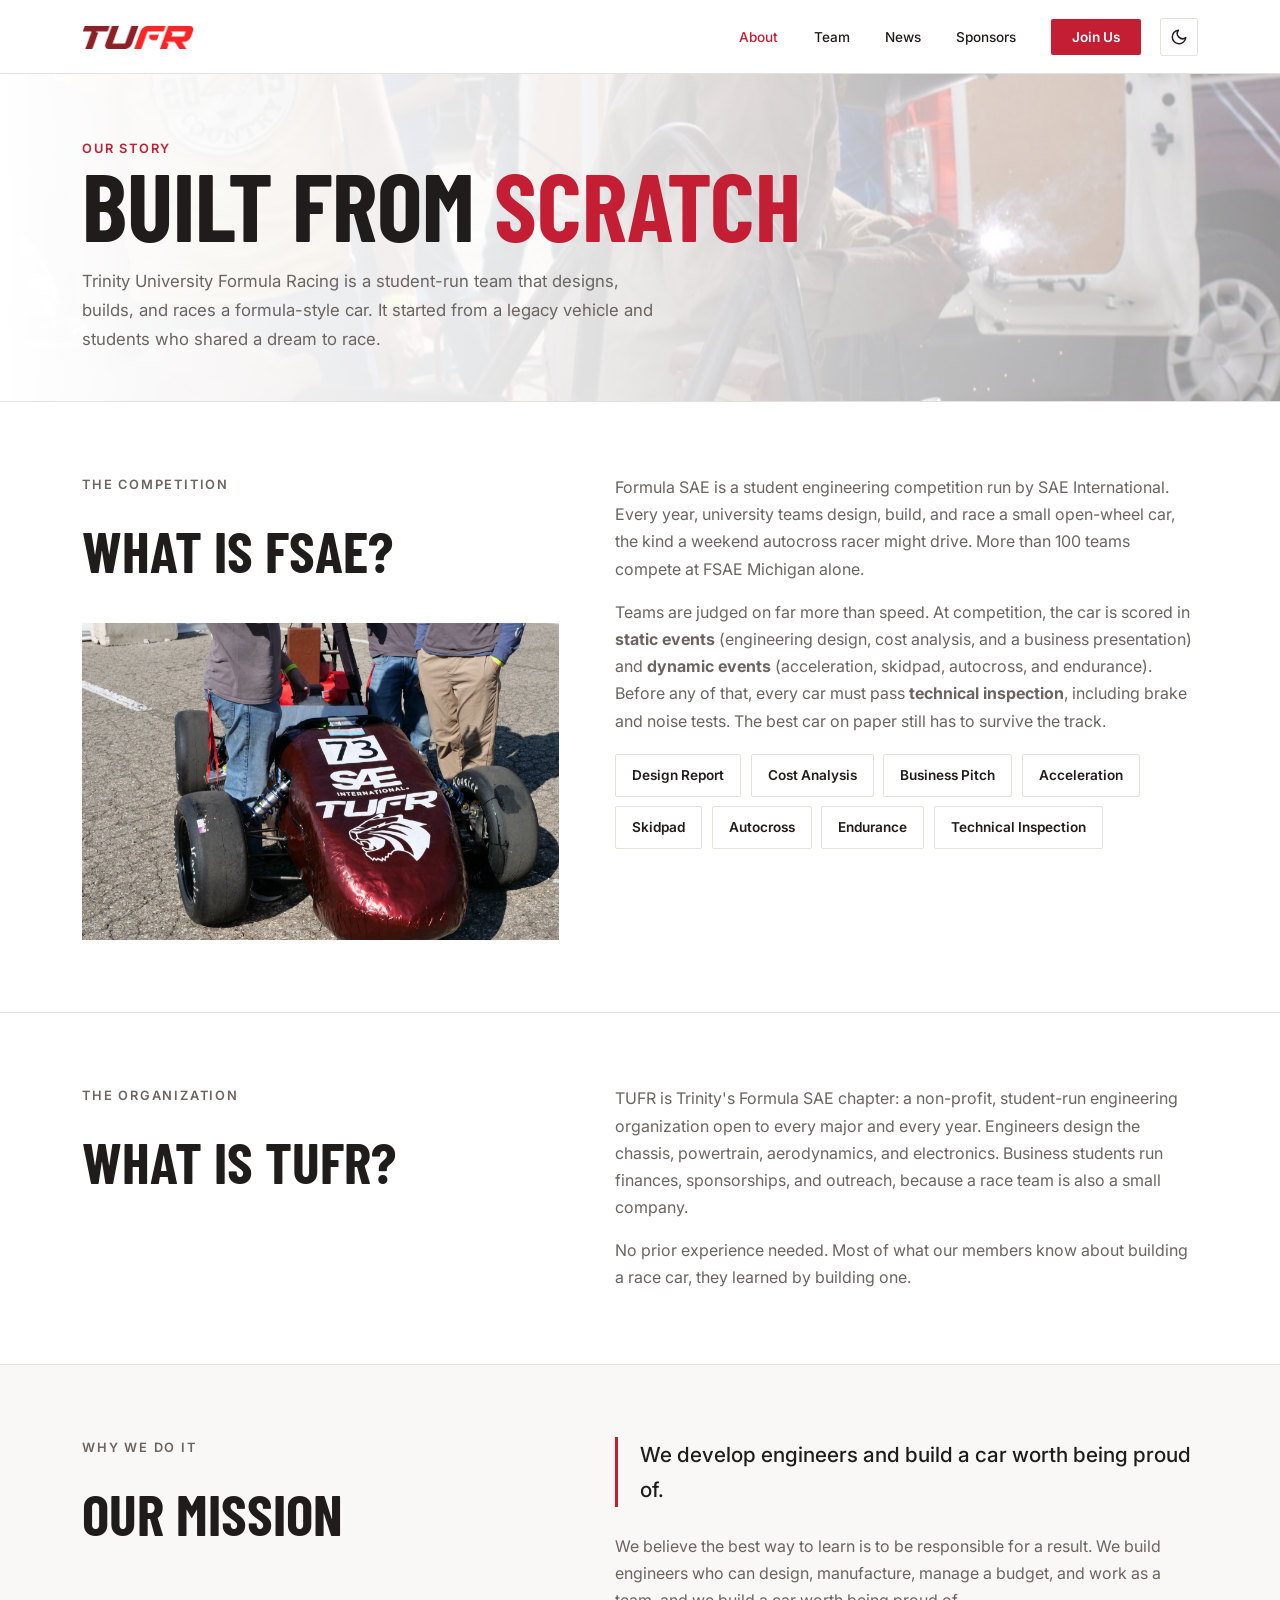
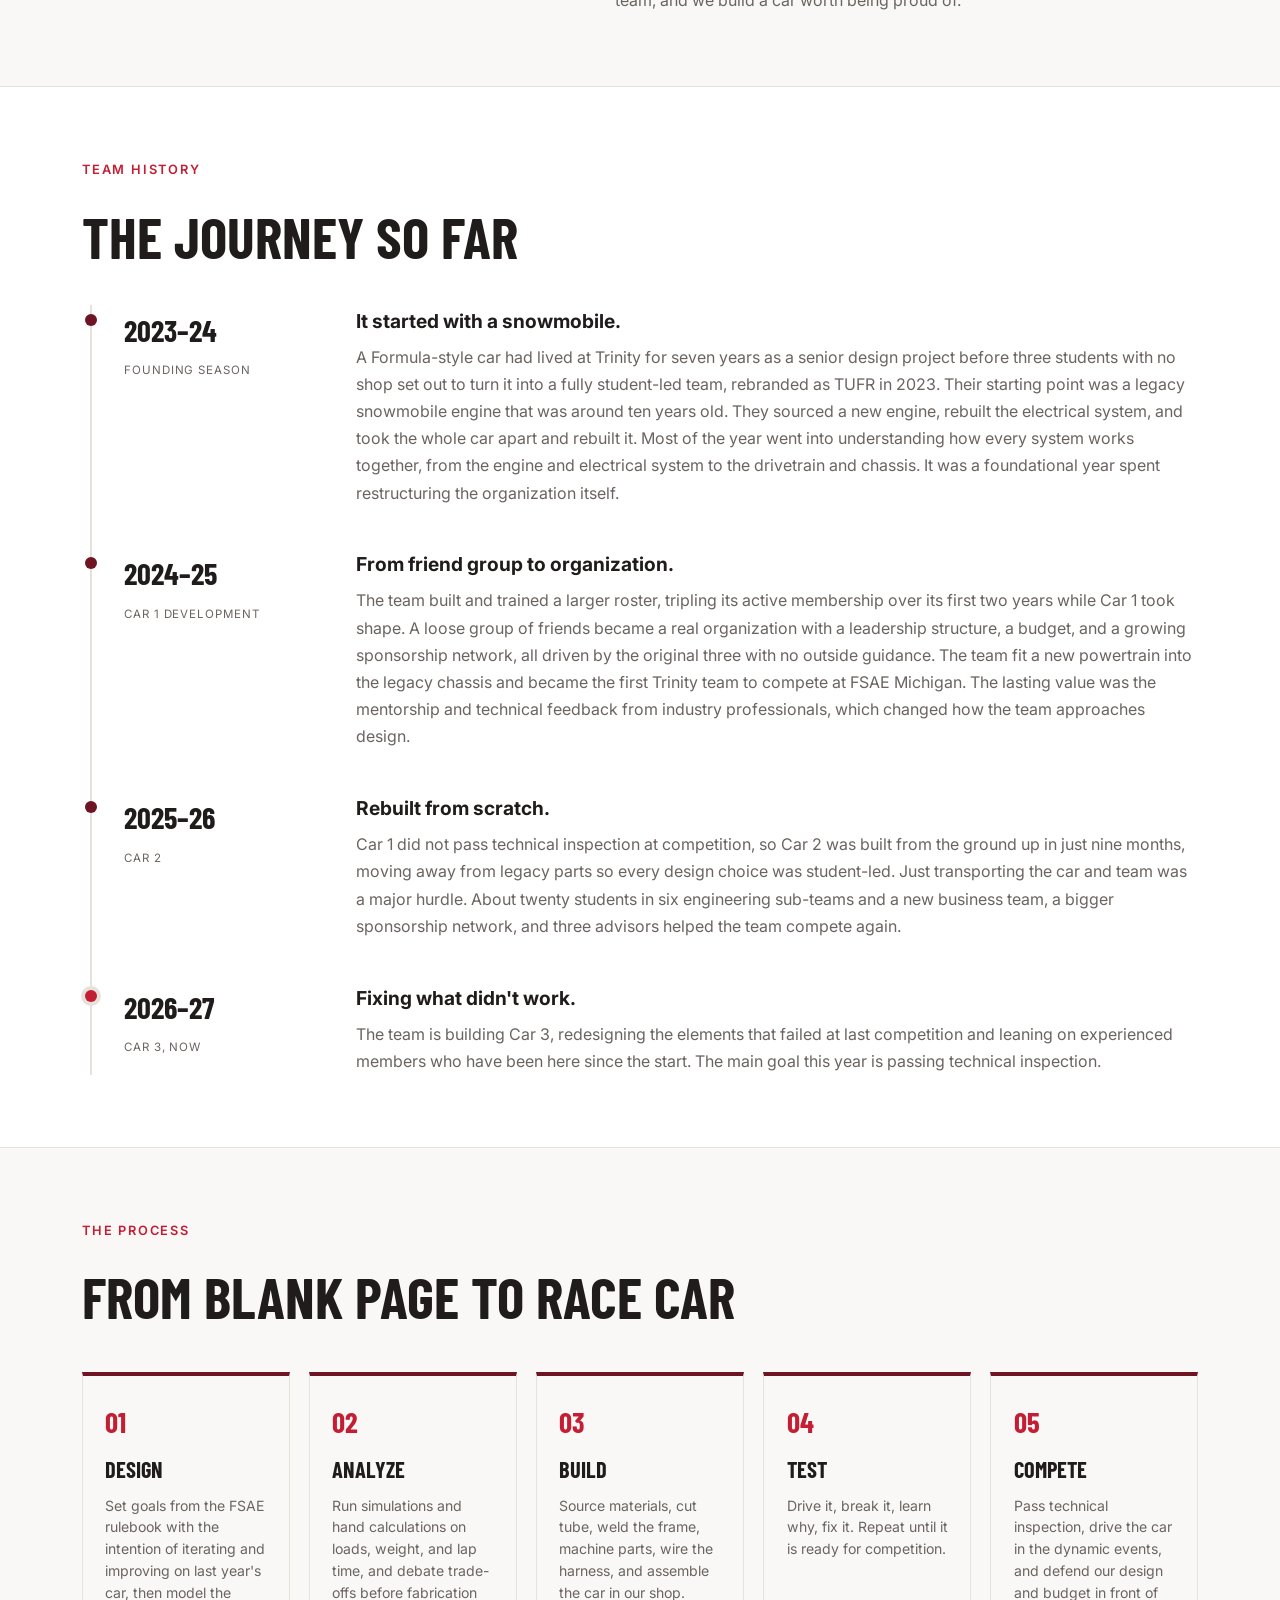
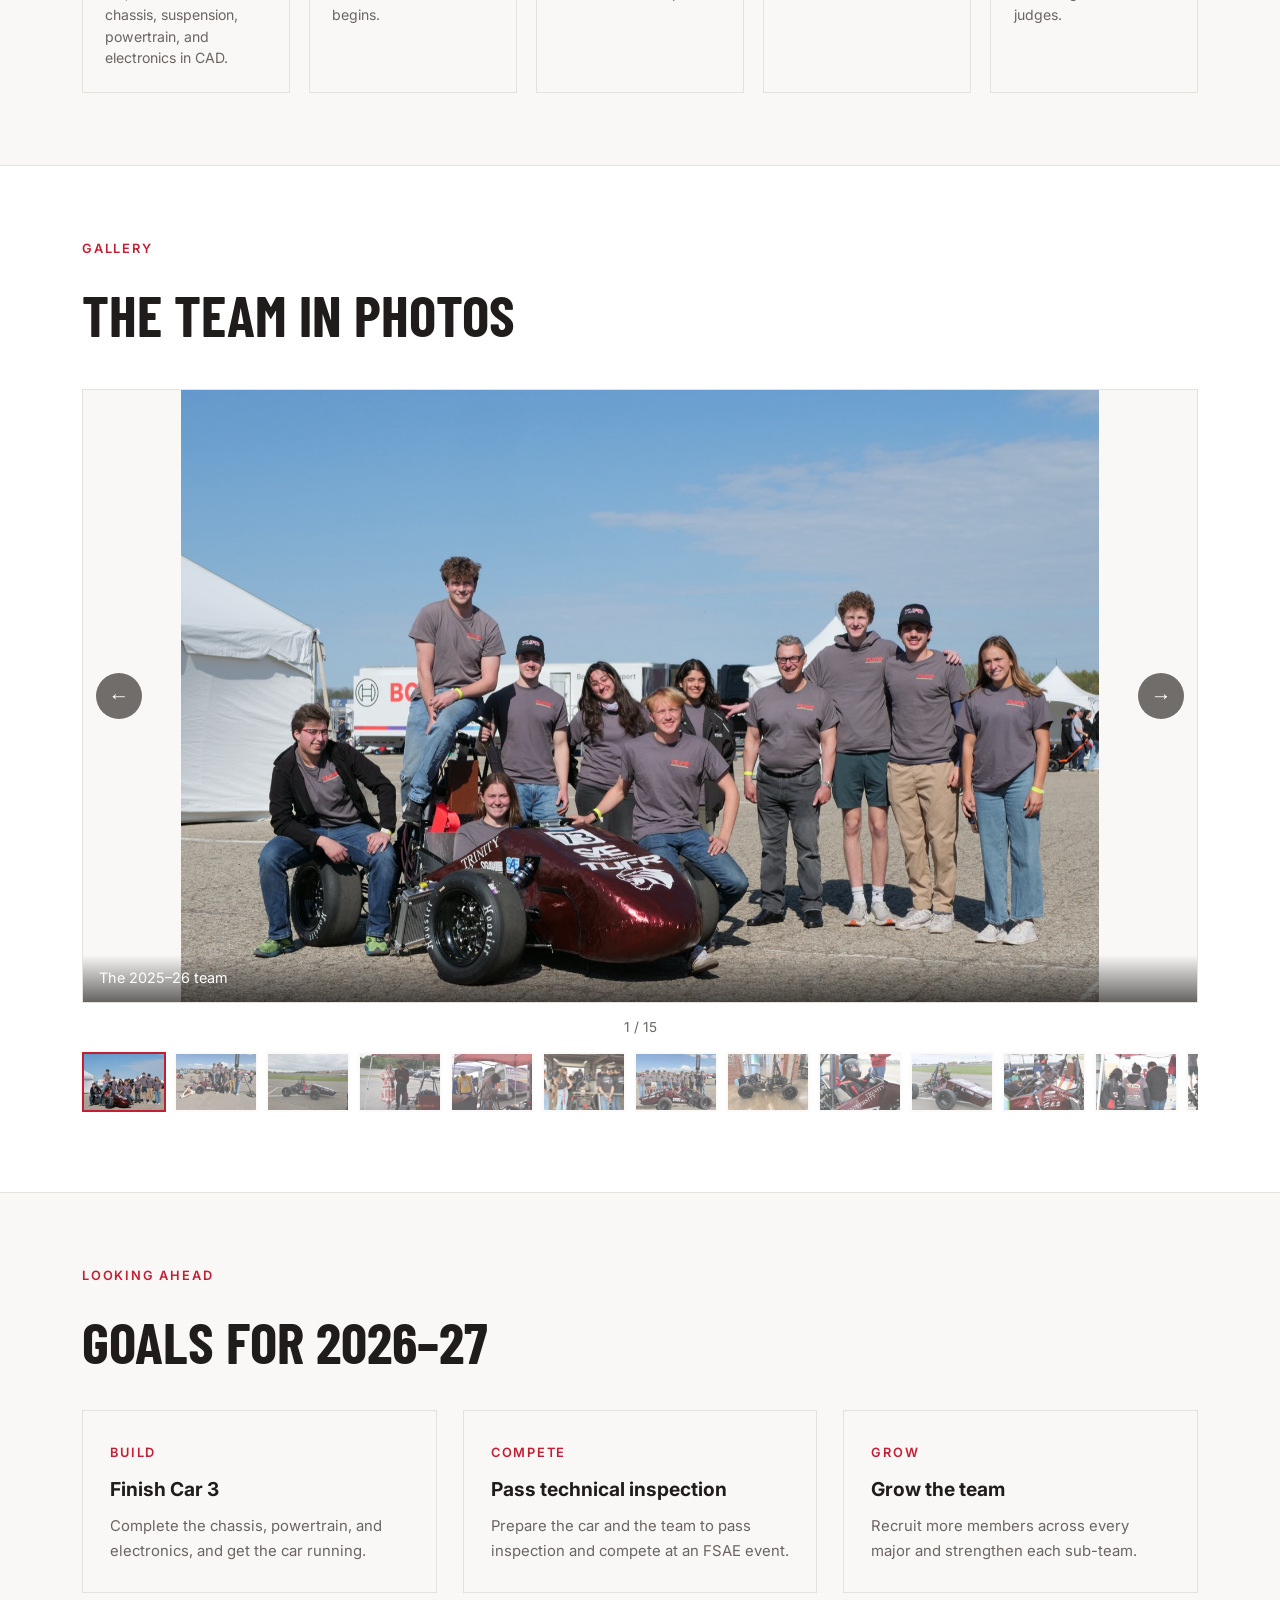
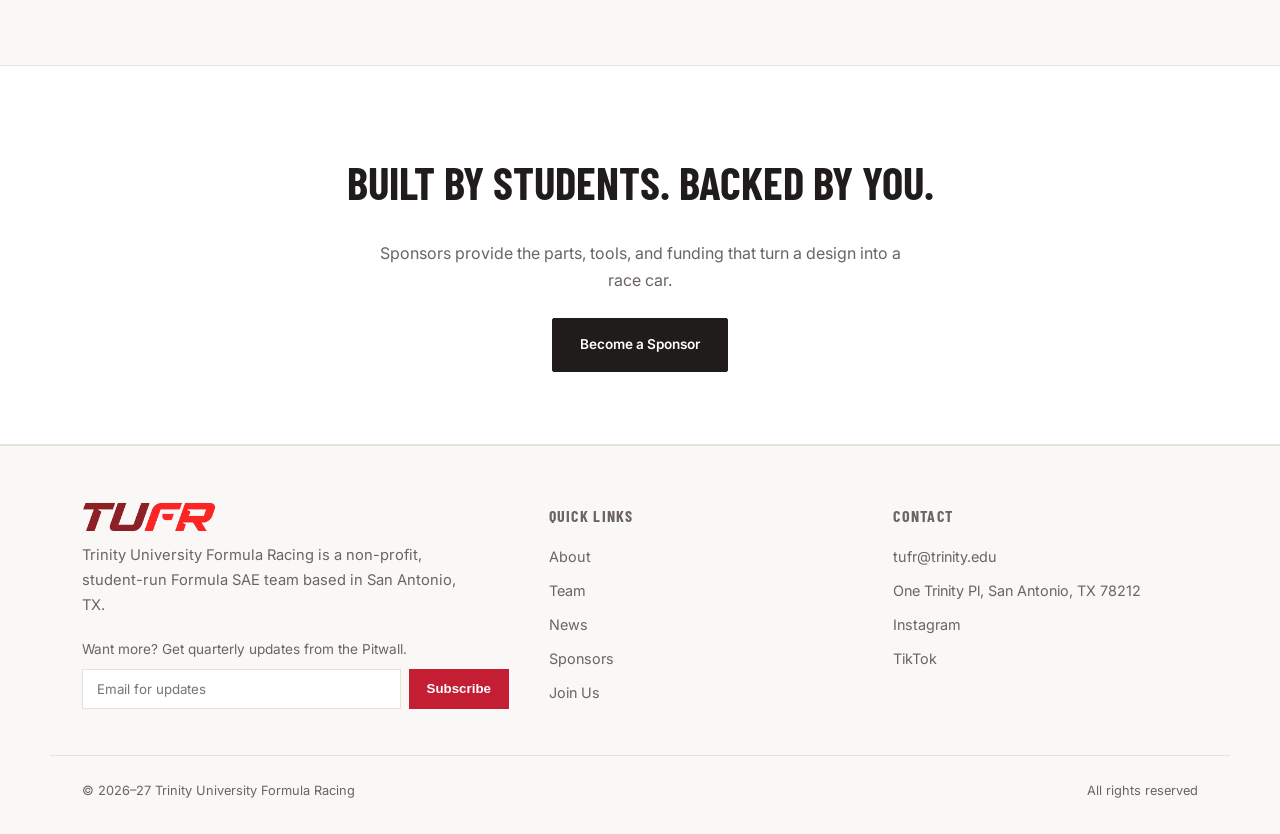
<file: about.html>
<!DOCTYPE html>
<html lang="en">
<head>
<meta charset="UTF-8"><meta name="viewport" content="width=device-width, initial-scale=1.0">
<title>About | TUFR</title>
<meta name="description" content="Learn about Trinity University Formula Racing, Formula SAE, and how we go from a blank page to a race car.">
<link rel="preconnect" href="https://fonts.googleapis.com">
<link href="https://fonts.googleapis.com/css2?family=Barlow+Condensed:wght@500;600;700&family=Inter:wght@400;500;600;700&display=swap" rel="stylesheet">
<link rel="icon" type="image/png" href="photos/favicon.png">
<meta property="og:type" content="website">
<meta property="og:title" content="About | TUFR">
<meta property="og:description" content="Learn about Trinity University Formula Racing, Formula SAE, and how we go from a blank page to a race car.">
<meta property="og:url" content="https://tufrwebsite.vercel.app/about.html">
<meta property="og:image" content="https://tufrwebsite.vercel.app/photos/og-image.png">
<meta name="twitter:card" content="summary_large_image">
<link rel="stylesheet" href="style.css">
<script src="theme.js"></script>
</head>
<body>
<nav>
  <div class="nav-inner">
    <a class="logo" href="index.html"><img src="photos/tufr-logo-mark.png" alt="TUFR logo"></a>
    <ul id="nav-menu">
      <li><a href="about.html" aria-current="page">About</a></li>
      <li><a href="team.html">Team</a></li>
      <li><a href="news.html">News</a></li>
      <li><a href="sponsors.html">Sponsors</a></li>
      <li><a class="nav-cta" data-apply href="#">Join Us</a></li>
    </ul>
    <button class="nav-toggle" type="button" aria-label="Open menu" aria-expanded="false" aria-controls="nav-menu"><svg viewBox="0 0 24 24" width="20" height="20" fill="none" stroke="currentColor" stroke-width="2" stroke-linecap="round"><path d="M3 6h18M3 12h18M3 18h18"/></svg></button>
  </div>
</nav>

<header class="page-head with-photo" style="--photo:url(photos/gallery/gallery-03.jpg);--photo-pos:19% 69%;--photo-size:148% auto;--photo-opacity:.6">
  <div class="container">
    <p class="eyebrow">Our story</p>
    <h1>Built From <span class="accent">Scratch</span></h1>
    <p class="lede">Trinity University Formula Racing is a student-run team that designs, builds, and races a formula-style car. It started from a legacy vehicle and students who shared a dream to race.</p>
  </div>
</header>

<section class="bordered">
  <div class="container about-grid">
    <div><p class="eyebrow">The competition</p><h2>What Is FSAE?</h2>
      <img src="photos/what-is-fsae.jpg" alt="TUFR at an FSAE event" style="width:100%;margin-top:1.4rem;object-fit:cover"></div>
    <div>
      <p>Formula SAE is a student engineering competition run by SAE International. Every year, university teams design, build, and race a small open-wheel car, the kind a weekend autocross racer might drive. More than 100 teams compete at FSAE Michigan alone.</p>
      <p style="margin-top:1rem">Teams are judged on far more than speed. At competition, the car is scored in <b>static events</b> (engineering design, cost analysis, and a business presentation) and <b>dynamic events</b> (acceleration, skidpad, autocross, and endurance). Before any of that, every car must pass <b>technical inspection</b>, including brake and noise tests. The best car on paper still has to survive the track.</p>
      <div class="chip-row">
        <span class="chip"><b>Design</b> Report</span><span class="chip"><b>Cost</b> Analysis</span><span class="chip"><b>Business</b> Pitch</span>
        <span class="chip"><b>Acceleration</b></span><span class="chip"><b>Skidpad</b></span><span class="chip"><b>Autocross</b></span><span class="chip"><b>Endurance</b></span>
        <span class="chip"><b>Technical Inspection</b></span>
      </div>
    </div>
  </div>
</section>

<section class="bordered">
  <div class="container about-grid">
    <div><p class="eyebrow">The organization</p><h2>What Is TUFR?</h2></div>
    <div>
      <p>TUFR is Trinity's Formula SAE chapter: a non-profit, student-run engineering organization open to every major and every year. Engineers design the chassis, powertrain, aerodynamics, and electronics. Business students run finances, sponsorships, and outreach, because a race team is also a small company.</p>
      <p style="margin-top:1rem">No prior experience needed. Most of what our members know about building a race car, they learned by building one.</p>
    </div>
  </div>
</section>

<section class="bordered subteams">
  <div class="container about-grid">
    <div><p class="eyebrow">Why we do it</p><h2>Our Mission</h2></div>
    <div>
      <blockquote>We develop engineers and build a car worth being proud of.</blockquote>
      <p>We believe the best way to learn is to be responsible for a result. We build engineers who can design, manufacture, manage a budget, and work as a team, and we build a car worth being proud of.</p>
    </div>
  </div>
</section>

<section class="bordered">
  <div class="container">
    <p class="eyebrow">Team history</p>
    <h2>The Journey So Far</h2>
    <div class="timeline">
      <div class="tl-item">
        <div class="tl-year">2023–24<small>Founding season</small></div>
        <div class="tl-body">
          <h3>It started with a snowmobile.</h3>
          <p>A Formula-style car had lived at Trinity for seven years as a senior design project before three students with no shop set out to turn it into a fully student-led team, rebranded as TUFR in 2023. Their starting point was a legacy snowmobile engine that was around ten years old. They sourced a new engine, rebuilt the electrical system, and took the whole car apart and rebuilt it. Most of the year went into understanding how every system works together, from the engine and electrical system to the drivetrain and chassis. It was a foundational year spent restructuring the organization itself.</p>
        </div>
      </div>
      <div class="tl-item">
        <div class="tl-year">2024–25<small>Car 1 development</small></div>
        <div class="tl-body">
          <h3>From friend group to organization.</h3>
          <p>The team built and trained a larger roster, tripling its active membership over its first two years while Car 1 took shape. A loose group of friends became a real organization with a leadership structure, a budget, and a growing sponsorship network, all driven by the original three with no outside guidance. The team fit a new powertrain into the legacy chassis and became the first Trinity team to compete at FSAE Michigan. The lasting value was the mentorship and technical feedback from industry professionals, which changed how the team approaches design.</p>
        </div>
      </div>
      <div class="tl-item">
        <div class="tl-year">2025–26<small>Car 2</small></div>
        <div class="tl-body">
          <h3>Rebuilt from scratch.</h3>
          <p>Car 1 did not pass technical inspection at competition, so Car 2 was built from the ground up in just nine months, moving away from legacy parts so every design choice was student-led. Just transporting the car and team was a major hurdle. About twenty students in six engineering sub-teams and a new business team, a bigger sponsorship network, and three advisors helped the team compete again.</p>
        </div>
      </div>
      <div class="tl-item now">
        <div class="tl-year">2026–27<small>Car 3, now</small></div>
        <div class="tl-body">
          <h3>Fixing what didn't work.</h3>
          <p>The team is building Car 3, redesigning the elements that failed at last competition and leaning on experienced members who have been here since the start. The main goal this year is passing technical inspection.</p>
        </div>
      </div>
    </div>
  </div>
</section>

<section class="bordered subteams">
  <div class="container">
    <p class="eyebrow">The process</p>
    <h2>From Blank Page to Race Car</h2>
    <div class="steps">
      <div class="step"><span>01</span><h3>Design</h3><p>Set goals from the FSAE rulebook with the intention of iterating and improving on last year's car, then model the chassis, suspension, powertrain, and electronics in CAD.</p></div>
      <div class="step"><span>02</span><h3>Analyze</h3><p>Run simulations and hand calculations on loads, weight, and lap time, and debate trade-offs before fabrication begins.</p></div>
      <div class="step"><span>03</span><h3>Build</h3><p>Source materials, cut tube, weld the frame, machine parts, wire the harness, and assemble the car in our shop.</p></div>
      <div class="step"><span>04</span><h3>Test</h3><p>Drive it, break it, learn why, fix it. Repeat until it is ready for competition.</p></div>
      <div class="step"><span>05</span><h3>Compete</h3><p>Pass technical inspection, drive the car in the dynamic events, and defend our design and budget in front of judges.</p></div>
    </div>
  </div>
</section>

<section class="bordered">
  <div class="container">
    <p class="eyebrow">Gallery</p>
    <h2 style="margin-bottom:1.6rem">The Team in Photos</h2>
    <div class="gallery" id="gallery"></div>
  </div>
</section>

<section class="bordered subteams">
  <div class="container">
    <p class="eyebrow">Looking ahead</p>
    <h2>Goals for <span data-season></span></h2>
    <div class="grid2" style="grid-template-columns:repeat(3,1fr)" id="goals-grid">
      <div class="card"><span class="eyebrow">Build</span><h3>Finish Car 3</h3><p>Complete the chassis, powertrain, and electronics, and get the car running.</p></div>
      <div class="card"><span class="eyebrow">Compete</span><h3>Pass technical inspection</h3><p>Prepare the car and the team to pass inspection and compete at an FSAE event.</p></div>
      <div class="card"><span class="eyebrow">Grow</span><h3>Grow the team</h3><p>Recruit more members across every major and strengthen each sub-team.</p></div>
    </div>
  </div>
</section>

<section class="bordered" style="text-align:center">
  <div class="container">
    <h2 style="font-size:clamp(2rem,4.5vw,2.8rem)">Built by Students. Backed by You.</h2>
    <p class="muted" style="max-width:34rem;margin:0 auto 1.5rem">Sponsors provide the parts, tools, and funding that turn a design into a race car.</p>
    <div class="cta-row" style="justify-content:center">
      <a class="btn solid" href="sponsors.html">Become a Sponsor</a>
    </div>
  </div>
</section>

<footer>
  <div class="container footer-grid">
    <div>
      <div class="footer-logo"><img src="photos/tufr-logo-mark.png" alt="TUFR"></div>
      <p style="color:var(--grey);max-width:24rem;font-size:.92rem">Trinity University Formula Racing is a non-profit, student-run Formula SAE team based in San Antonio, TX.</p>
      <p style="color:var(--grey);font-size:.85rem;margin-top:1.2rem">Want more? Get quarterly updates from the Pitwall.</p>
      <form class="mail mail-inline"><input type="email" name="email" placeholder="Email for updates" aria-label="Email" required><button type="submit">Subscribe</button></form>
    </div>
    <div><h4>Quick Links</h4><ul>
      <li><a href="about.html">About</a></li><li><a href="team.html">Team</a></li><li><a href="news.html">News</a></li>
      <li><a href="sponsors.html">Sponsors</a></li><li><a data-apply href="#">Join Us</a></li>
    </ul></div>
    <div><h4>Contact</h4><ul>
      <li><a data-email href="#" data-email-text>tufr@trinity.edu</a></li>
      <li data-address>One Trinity Pl, San Antonio, TX 78212</li>
      <li><a data-ig href="#">Instagram</a></li>
      <li><a data-tiktok href="#">TikTok</a></li>
    </ul></div>
  </div>
  <div class="container footer-bottom"><span>© <span data-season>2026</span> Trinity University Formula Racing</span><span>All rights reserved</span></div>
</footer>

<script src="data.js"></script>
<script>renderGallery("gallery")</script>
<style>@media(max-width:900px){#goals-grid{grid-template-columns:1fr!important}}</style>
</body>
</html>
</file>
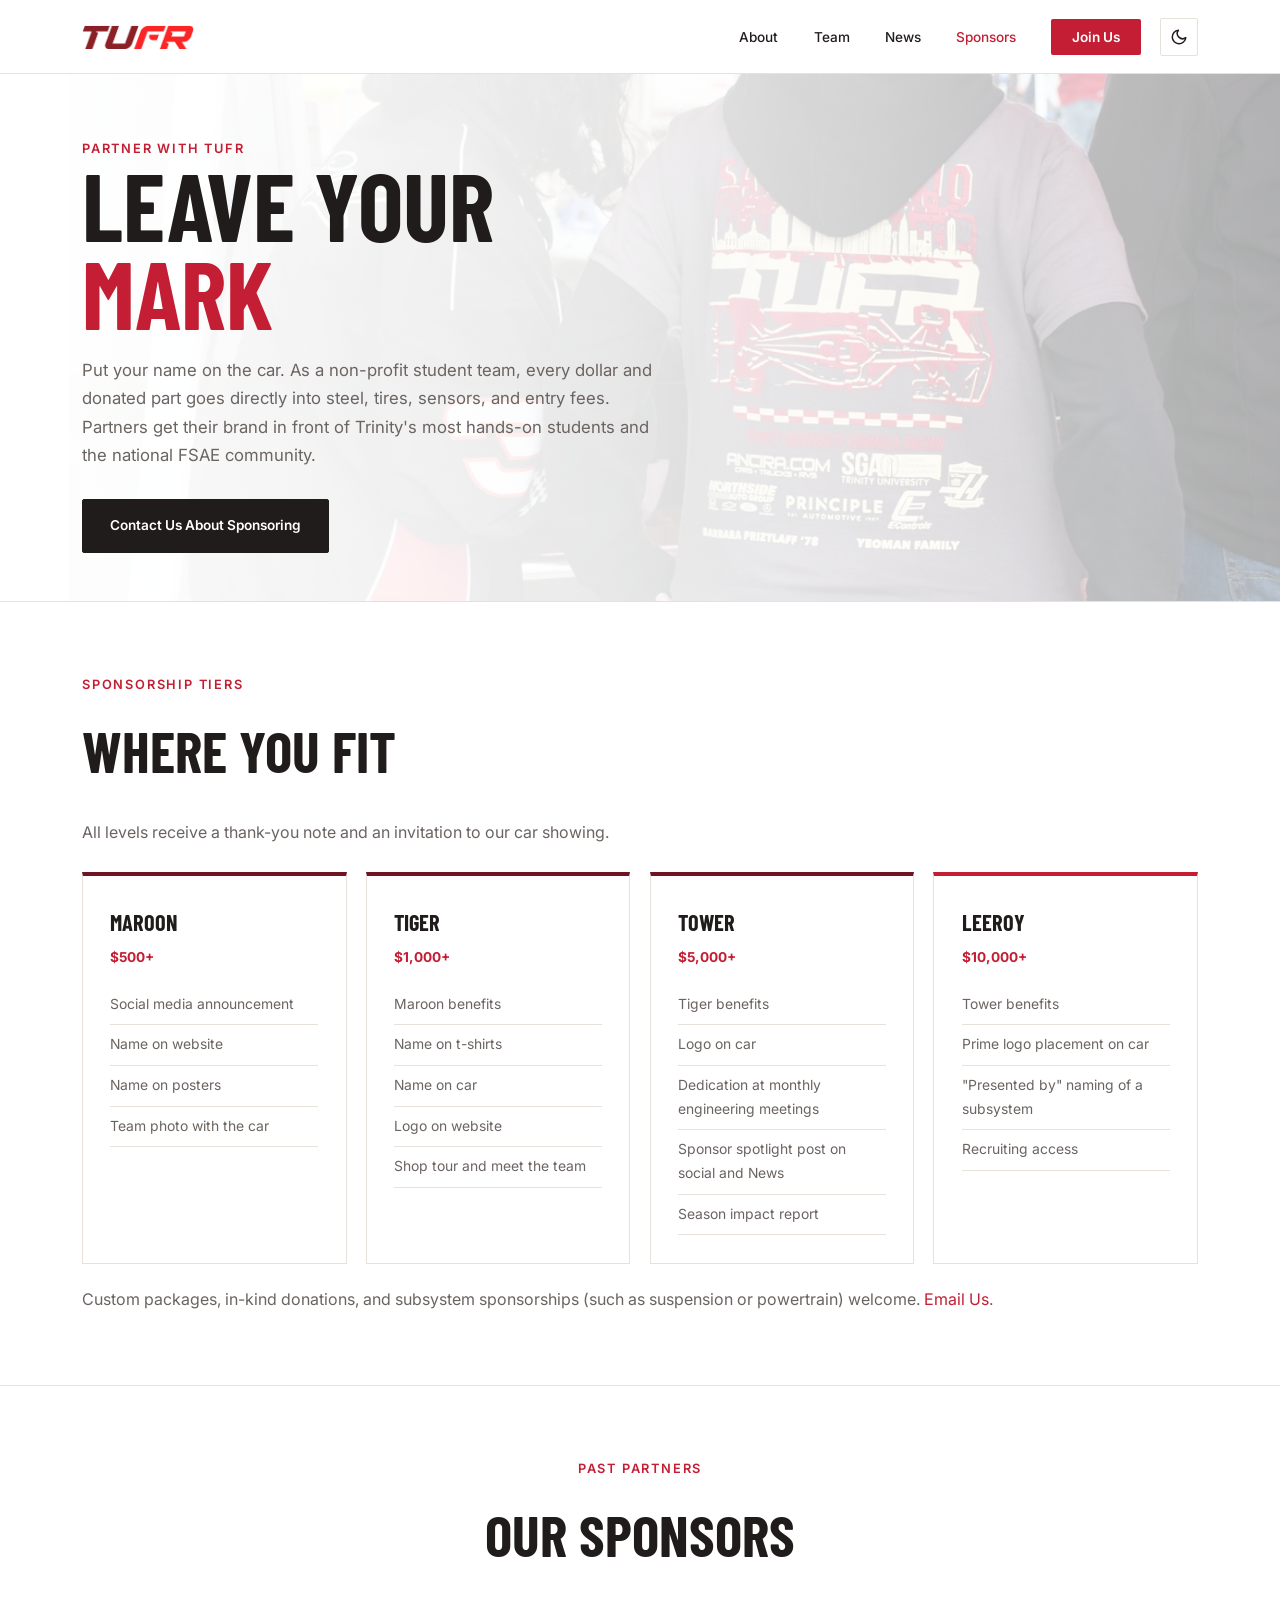
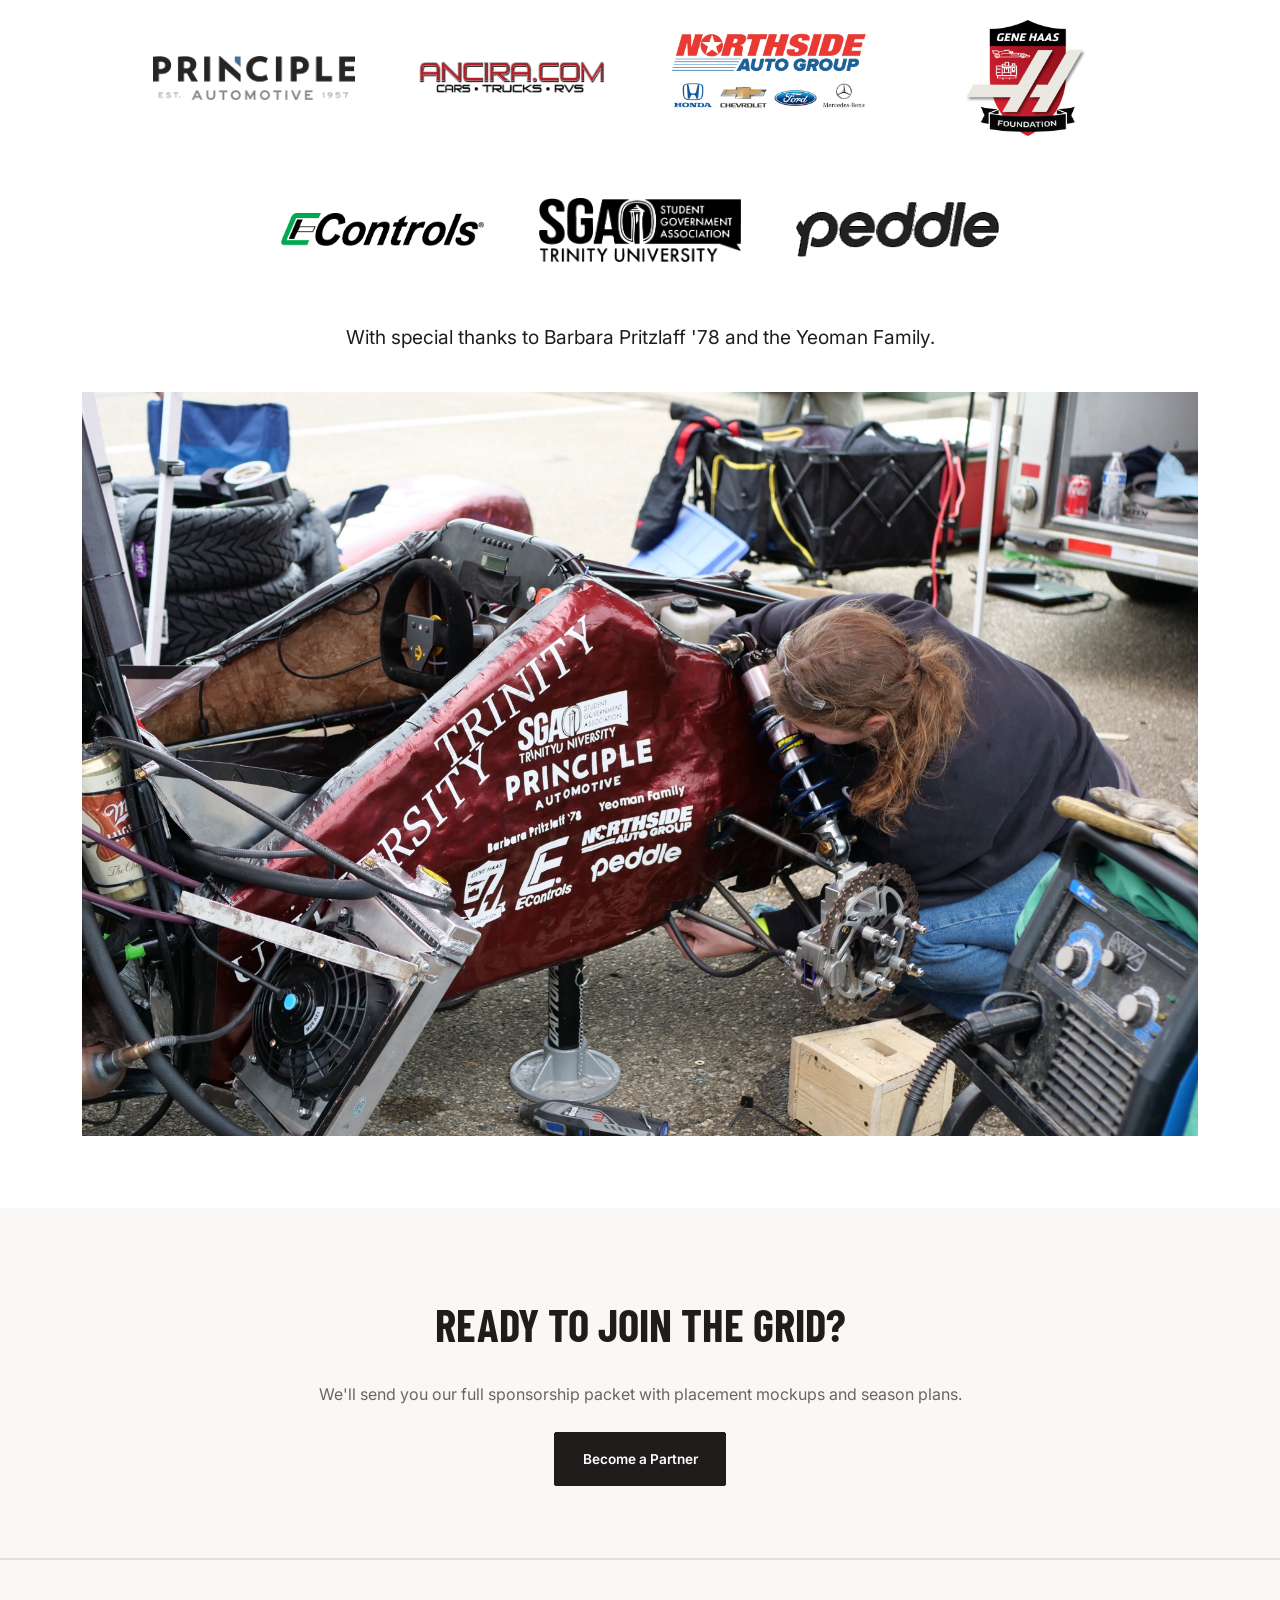
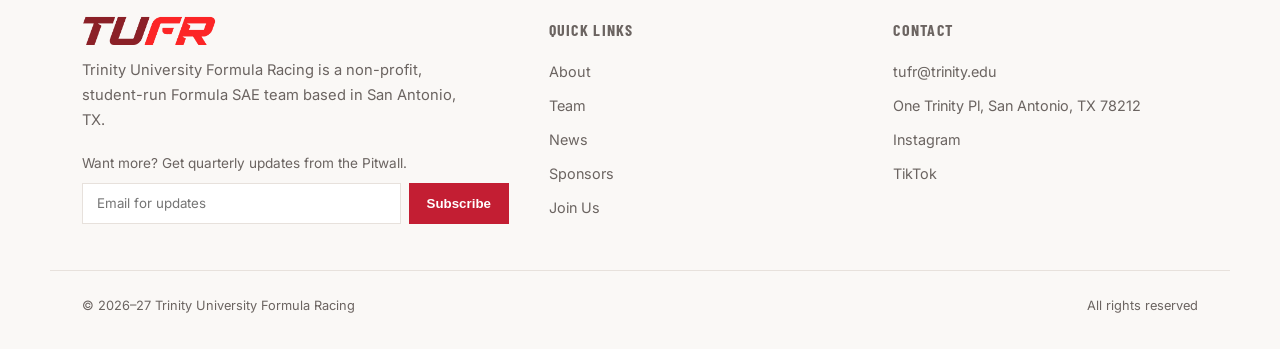
<file: sponsors.html>
<!DOCTYPE html>
<html lang="en">
<head>
<meta charset="UTF-8"><meta name="viewport" content="width=device-width, initial-scale=1.0">
<title>Sponsors | TUFR</title>
<link rel="preconnect" href="https://fonts.googleapis.com">
<link href="https://fonts.googleapis.com/css2?family=Barlow+Condensed:wght@500;600;700&family=Inter:wght@400;500;600;700&display=swap" rel="stylesheet">
<meta name="description" content="Trinity University Formula Racing is a student-run Formula SAE team in San Antonio, TX.">
<link rel="icon" type="image/png" href="photos/favicon.png">
<meta property="og:type" content="website">
<meta property="og:title" content="Sponsors | TUFR">
<meta property="og:description" content="Trinity University Formula Racing is a student-run Formula SAE team in San Antonio, TX.">
<meta property="og:url" content="https://tufrwebsite.vercel.app/sponsors.html">
<meta property="og:image" content="https://tufrwebsite.vercel.app/photos/og-image.png">
<meta name="twitter:card" content="summary_large_image">
<link rel="stylesheet" href="style.css">
<script src="theme.js"></script>
</head>
<body>
<nav>
  <div class="nav-inner">
    <a class="logo" href="index.html"><img src="photos/tufr-logo-mark.png" alt="TUFR logo"></a>
    <ul id="nav-menu">
      <li><a href="about.html">About</a></li>
      <li><a href="team.html">Team</a></li>
      <li><a href="news.html">News</a></li>
      <li><a href="sponsors.html" aria-current="page">Sponsors</a></li>
      <li><a class="nav-cta" data-apply href="#">Join Us</a></li>
    </ul>
    <button class="nav-toggle" type="button" aria-label="Open menu" aria-expanded="false" aria-controls="nav-menu"><svg viewBox="0 0 24 24" width="20" height="20" fill="none" stroke="currentColor" stroke-width="2" stroke-linecap="round"><path d="M3 6h18M3 12h18M3 18h18"/></svg></button>
  </div>
</nav>

<header class="page-head with-photo" style="--photo:url(photos/team-shirt.jpg);--photo-pos:-18% 74%;--photo-size:130% auto">
  <div class="container">
    <p class="eyebrow">Partner with TUFR</p>
    <h1>Leave Your<br><span class="accent">Mark</span></h1>
    <p class="lede">Put your name on the car. As a non-profit student team, every dollar and donated part goes directly into steel, tires, sensors, and entry fees. Partners get their brand in front of Trinity's most hands-on students and the national FSAE community.</p>
    <div class="cta-row" style="margin-top:1.8rem"><a class="btn solid" data-email href="#">Contact Us About Sponsoring</a></div>
  </div>
</header>

<section class="bordered">
  <div class="container">
    <p class="eyebrow">Sponsorship tiers</p>
    <h2>Where You Fit</h2>
    <p class="muted" style="margin-bottom:1.6rem">All levels receive a thank-you note and an invitation to our car showing.</p>
    <div class="tiers" id="tiers"></div>
    <p class="muted" style="margin-top:1.4rem">Custom packages, in-kind donations, and subsystem sponsorships (such as suspension or powertrain) welcome. <a data-email href="#" class="red">Email Us</a>.</p>
  </div>
</section>

<section style="text-align:center">
  <div class="container">
    <p class="eyebrow">Past Partners</p>
    <h2>Our Sponsors</h2>
    <div class="partner-logos" id="sponsor-logos"></div>
    <img src="photos/sponsors.jpg" alt="TUFR with our sponsors" style="width:100%;margin-top:2.4rem;object-fit:cover">
  </div>
</section>

<section class="subteams bordered" style="text-align:center">
  <div class="container">
    <h2 style="font-size:clamp(2rem,4.5vw,2.8rem)">Ready to Join the Grid?</h2>
    <p class="muted" style="margin-bottom:1.5rem">We'll send you our full sponsorship packet with placement mockups and season plans.</p>
    <a class="btn solid" data-email href="#">Become a Partner</a>
  </div>
</section>

<footer>
  <div class="container footer-grid">
    <div>
      <div class="footer-logo"><img src="photos/tufr-logo-mark.png" alt="TUFR"></div>
      <p style="color:var(--grey);max-width:24rem;font-size:.92rem">Trinity University Formula Racing is a non-profit, student-run Formula SAE team based in San Antonio, TX.</p>
      <p style="color:var(--grey);font-size:.85rem;margin-top:1.2rem">Want more? Get quarterly updates from the Pitwall.</p>
      <form class="mail mail-inline"><input type="email" name="email" placeholder="Email for updates" aria-label="Email" required><button type="submit">Subscribe</button></form>
    </div>
    <div><h4>Quick Links</h4><ul>
      <li><a href="about.html">About</a></li><li><a href="team.html">Team</a></li><li><a href="news.html">News</a></li>
      <li><a href="sponsors.html">Sponsors</a></li><li><a data-apply href="#">Join Us</a></li>
    </ul></div>
    <div><h4>Contact</h4><ul>
      <li><a data-email href="#" data-email-text>tufr@trinity.edu</a></li>
      <li data-address>One Trinity Pl, San Antonio, TX 78212</li>
      <li><a data-ig href="#">Instagram</a></li>
      <li><a data-tiktok href="#">TikTok</a></li>
    </ul></div>
  </div>
  <div class="container footer-bottom"><span>© <span data-season>2026</span> Trinity University Formula Racing</span><span>All rights reserved</span></div>
</footer>

<script src="data.js"></script>
<script>renderTiers("tiers");renderSponsors("sponsor-logos");</script>
</body>
</html>
</file>
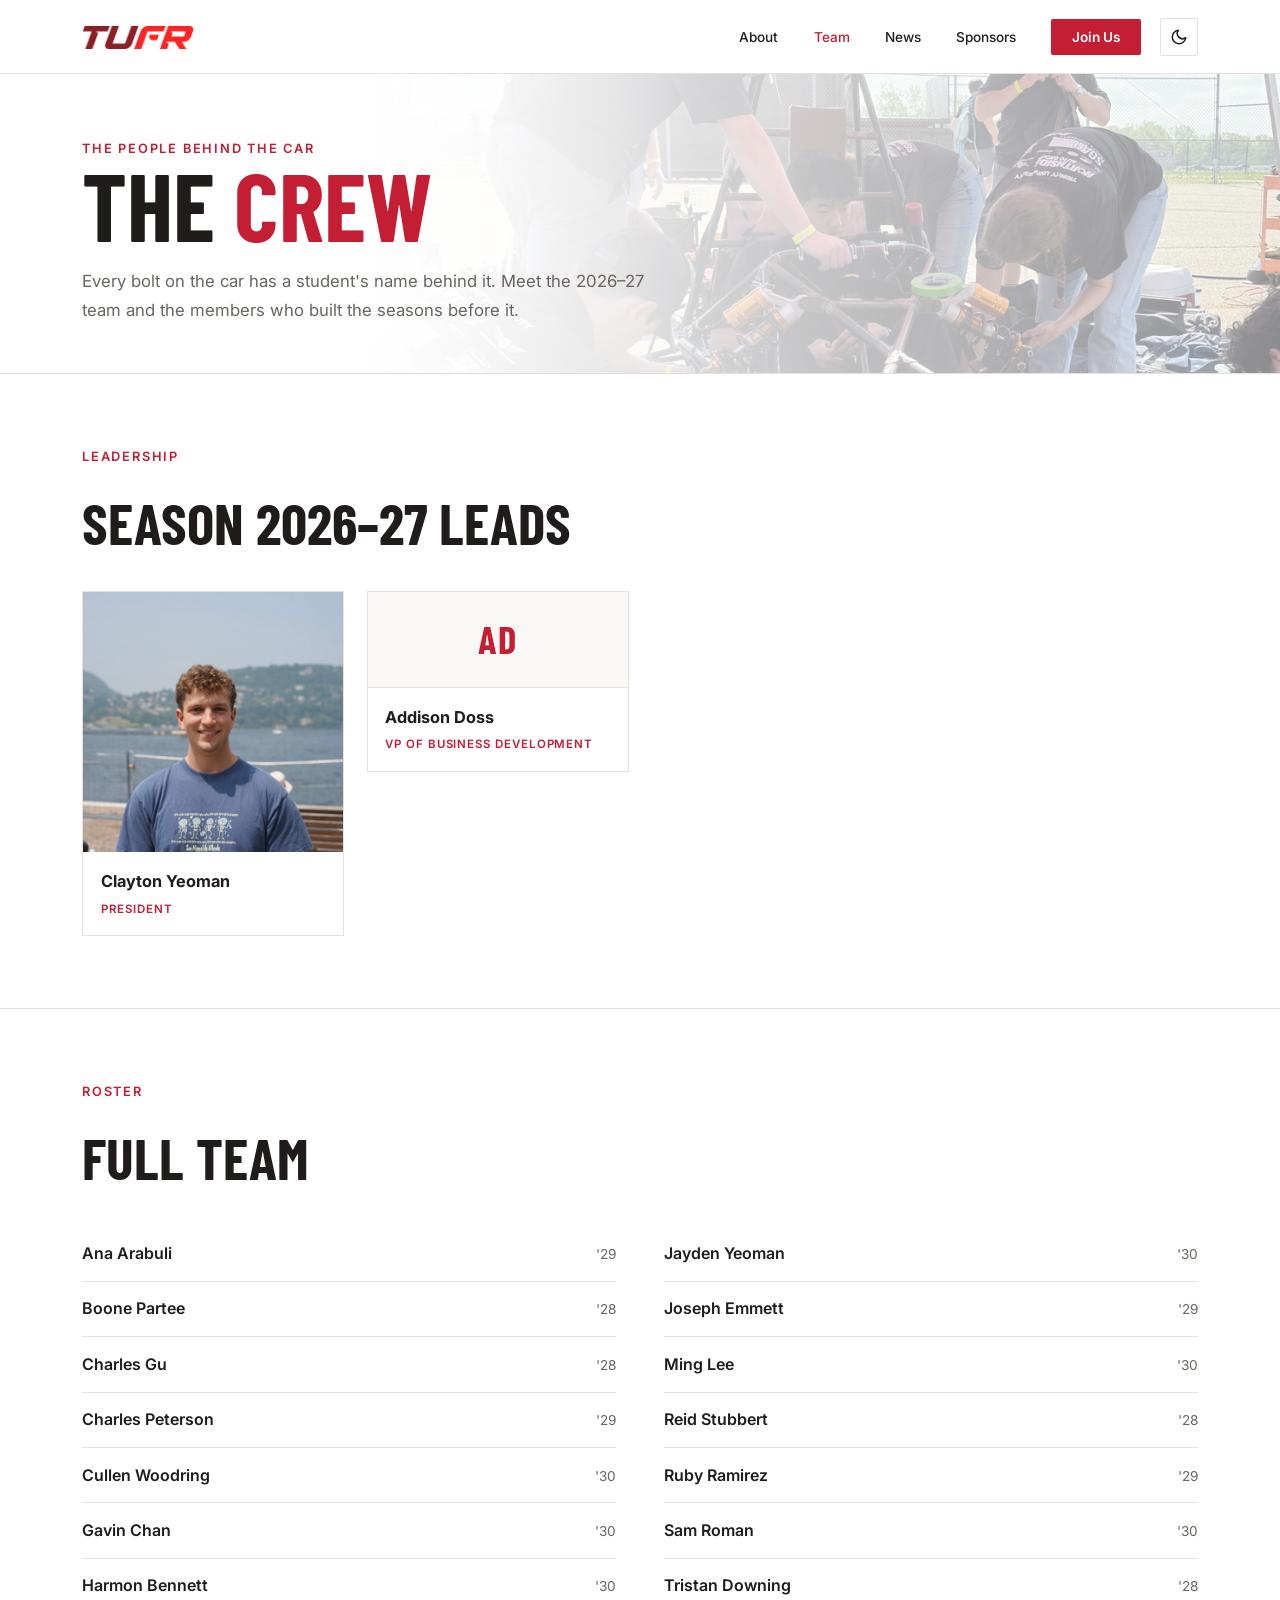
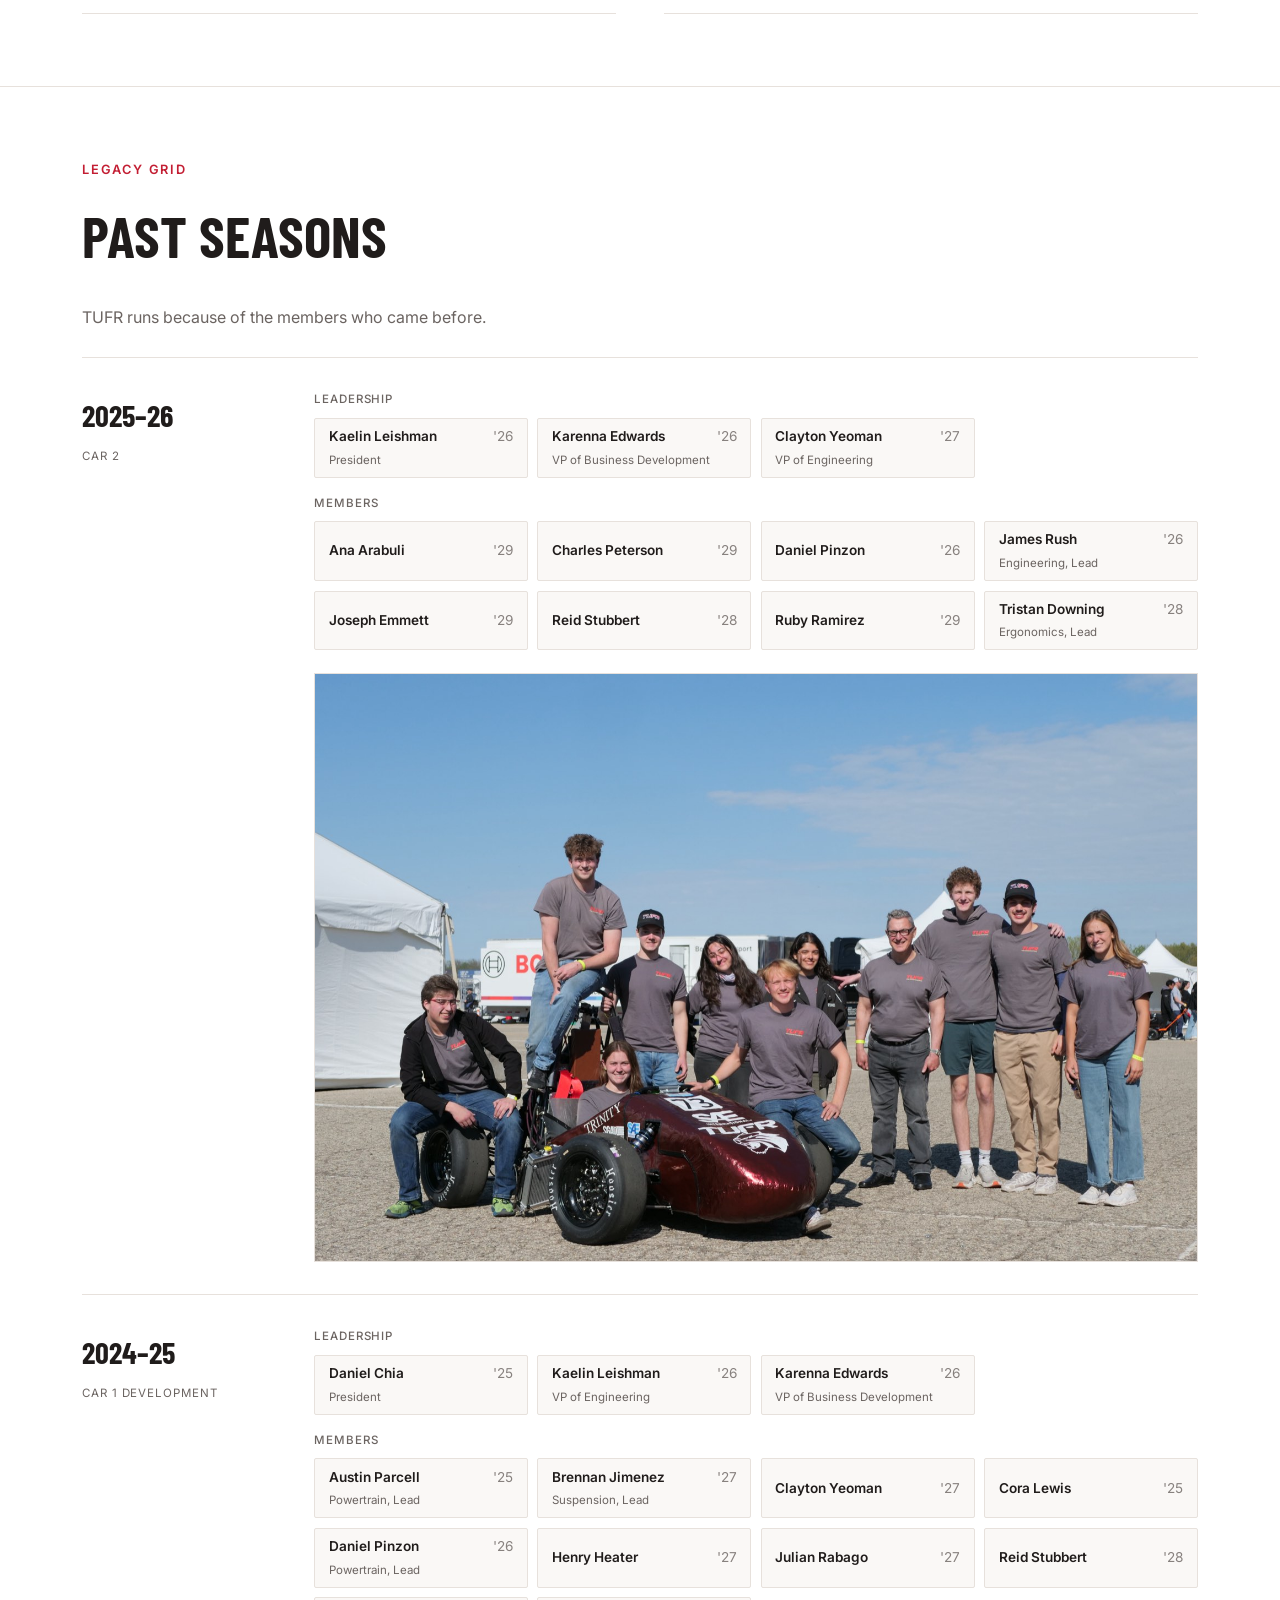
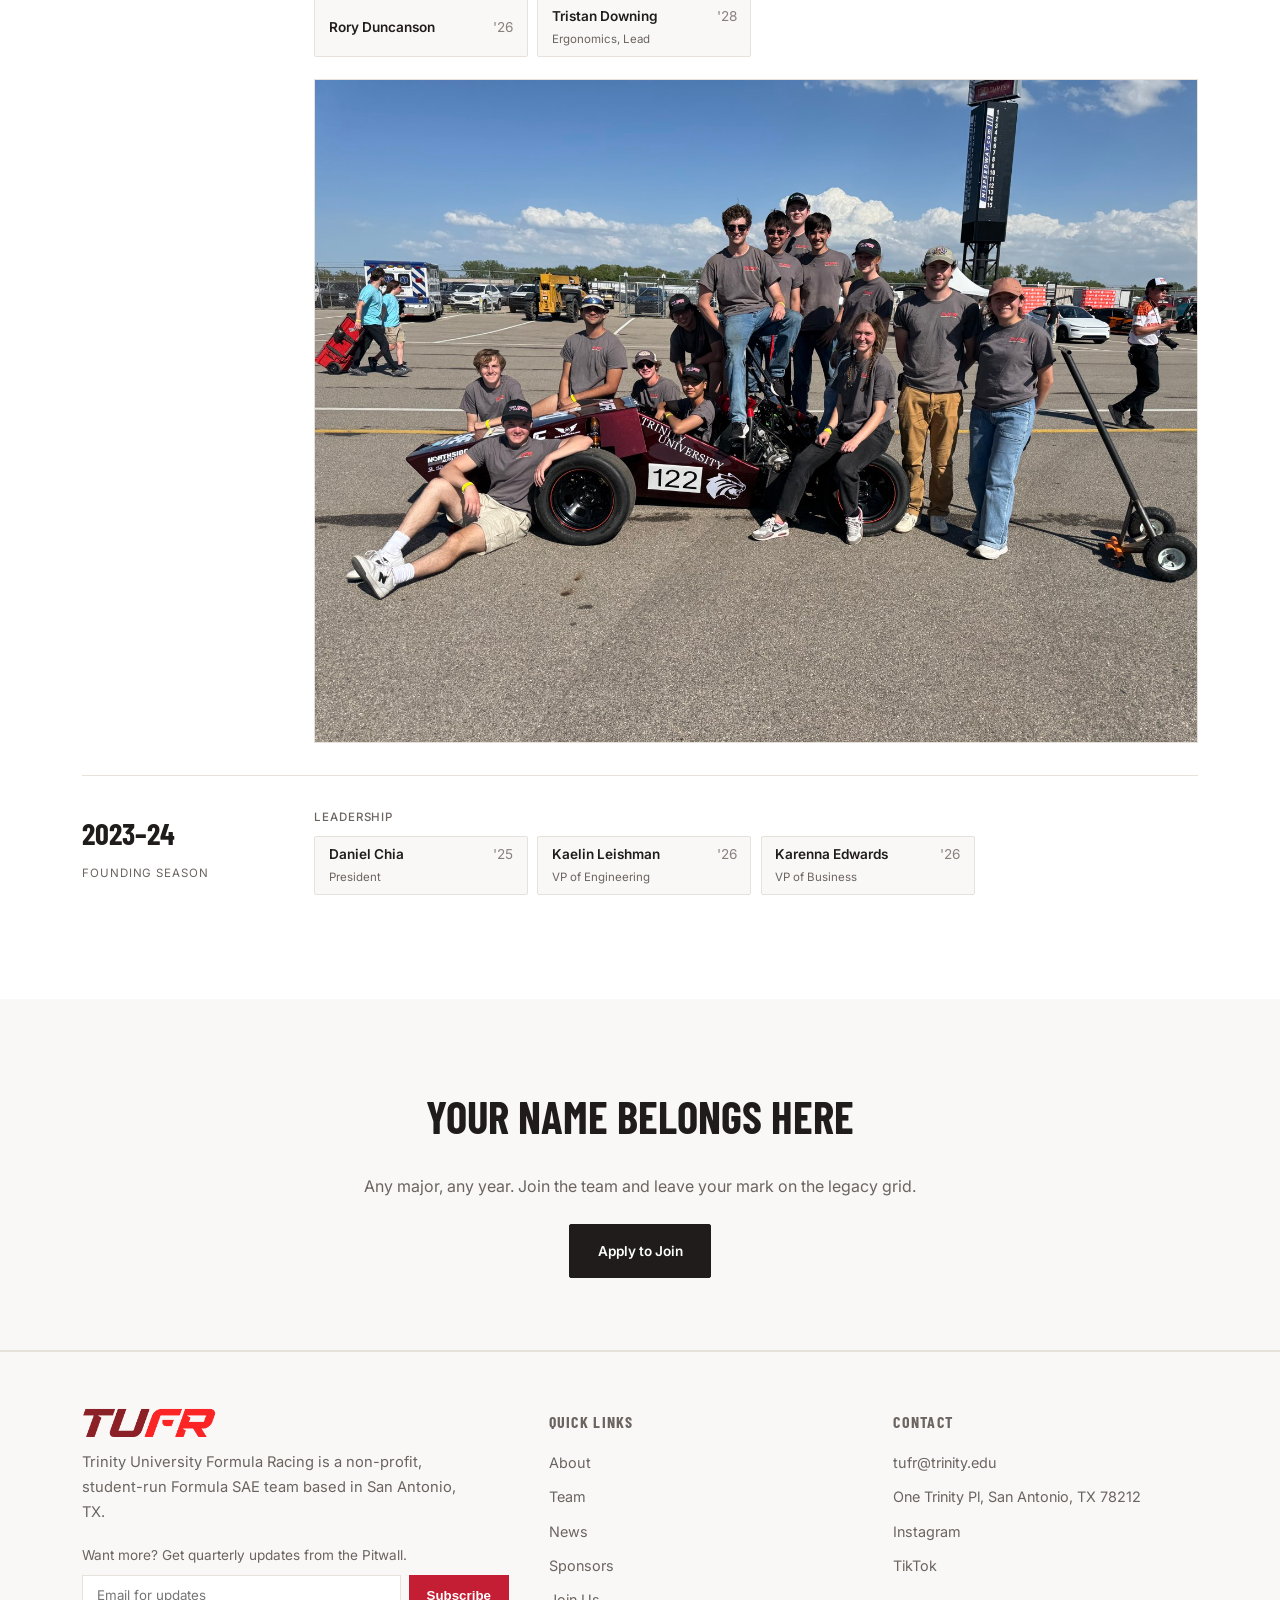
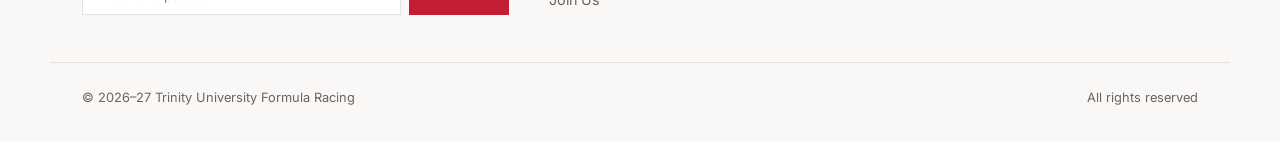
<file: team.html>
<!DOCTYPE html>
<html lang="en">
<head>
<meta charset="UTF-8"><meta name="viewport" content="width=device-width, initial-scale=1.0">
<title>Team | TUFR</title>
<link rel="preconnect" href="https://fonts.googleapis.com">
<link href="https://fonts.googleapis.com/css2?family=Barlow+Condensed:wght@500;600;700&family=Inter:wght@400;500;600;700&display=swap" rel="stylesheet">
<meta name="description" content="Trinity University Formula Racing is a student-run Formula SAE team in San Antonio, TX.">
<link rel="icon" type="image/png" href="photos/favicon.png">
<meta property="og:type" content="website">
<meta property="og:title" content="Team | TUFR">
<meta property="og:description" content="Trinity University Formula Racing is a student-run Formula SAE team in San Antonio, TX.">
<meta property="og:url" content="https://tufrwebsite.vercel.app/team.html">
<meta property="og:image" content="https://tufrwebsite.vercel.app/photos/og-image.png">
<meta name="twitter:card" content="summary_large_image">
<link rel="stylesheet" href="style.css">
<script src="theme.js"></script>
</head>
<body>
<nav>
  <div class="nav-inner">
    <a class="logo" href="index.html"><img src="photos/tufr-logo-mark.png" alt="TUFR logo"></a>
    <ul id="nav-menu">
      <li><a href="about.html">About</a></li>
      <li><a href="team.html" aria-current="page">Team</a></li>
      <li><a href="news.html">News</a></li>
      <li><a href="sponsors.html">Sponsors</a></li>
      <li><a class="nav-cta" data-apply href="#">Join Us</a></li>
    </ul>
    <button class="nav-toggle" type="button" aria-label="Open menu" aria-expanded="false" aria-controls="nav-menu"><svg viewBox="0 0 24 24" width="20" height="20" fill="none" stroke="currentColor" stroke-width="2" stroke-linecap="round"><path d="M3 6h18M3 12h18M3 18h18"/></svg></button>
  </div>
</nav>

<header class="page-head with-photo" style="--photo:url(photos/meet-the-crew.jpg);--photo-pos:28vw 47%;--photo-size:90% auto;--photo-opacity:.6;--photo-fade-start:28%;--photo-fade:54%">
  <div class="container">
    <p class="eyebrow">The people behind the car</p>
    <h1>The <span class="accent">Crew</span></h1>
    <p class="lede">Every bolt on the car has a student's name behind it. Meet the <span data-season></span> team and the members who built the seasons before it.</p>
  </div>
</header>

<section class="bordered">
  <div class="container">
    <p class="eyebrow">Leadership</p>
    <h2>Season <span data-season></span> Leads</h2>
    <div class="member-grid" id="leadership"></div>
  </div>
</section>

<section class="bordered">
  <div class="container">
    <p class="eyebrow">Roster</p>
    <h2>Full Team</h2>
    <ul class="roster-list roster-cols" id="members"></ul>
  </div>
</section>

<section>
  <div class="container">
    <p class="eyebrow">Legacy grid</p>
    <h2>Past Seasons</h2>
    <p class="muted" style="margin-bottom:1.6rem">TUFR runs because of the members who came before.</p>
    <div id="alumni"></div>
  </div>
</section>

<section class="subteams bordered" style="text-align:center">
  <div class="container">
    <h2 style="font-size:clamp(2rem,4.5vw,2.8rem)">Your Name Belongs Here</h2>
    <p class="muted" style="margin-bottom:1.5rem">Any major, any year. Join the team and leave your mark on the legacy grid.</p>
    <a class="btn solid" data-apply href="#">Apply to Join</a>
  </div>
</section>

<footer>
  <div class="container footer-grid">
    <div>
      <div class="footer-logo"><img src="photos/tufr-logo-mark.png" alt="TUFR"></div>
      <p style="color:var(--grey);max-width:24rem;font-size:.92rem">Trinity University Formula Racing is a non-profit, student-run Formula SAE team based in San Antonio, TX.</p>
      <p style="color:var(--grey);font-size:.85rem;margin-top:1.2rem">Want more? Get quarterly updates from the Pitwall.</p>
      <form class="mail mail-inline"><input type="email" name="email" placeholder="Email for updates" aria-label="Email" required><button type="submit">Subscribe</button></form>
    </div>
    <div><h4>Quick Links</h4><ul>
      <li><a href="about.html">About</a></li><li><a href="team.html">Team</a></li><li><a href="news.html">News</a></li>
      <li><a href="sponsors.html">Sponsors</a></li><li><a data-apply href="#">Join Us</a></li>
    </ul></div>
    <div><h4>Contact</h4><ul>
      <li><a data-email href="#" data-email-text>tufr@trinity.edu</a></li>
      <li data-address>One Trinity Pl, San Antonio, TX 78212</li>
      <li><a data-ig href="#">Instagram</a></li>
      <li><a data-tiktok href="#">TikTok</a></li>
    </ul></div>
  </div>
  <div class="container footer-bottom"><span>© <span data-season>2026</span> Trinity University Formula Racing</span><span>All rights reserved</span></div>
</footer>

<script src="data.js"></script>
<script>
renderLeadership("leadership");
renderMembers("members");
renderAlumni("alumni");
</script>
</body>
</html>
</file>
<file: style.css>
:root{
  --maroon:#6E1423; --red:#C31E33; --ink:#201C1B; --grey:#6B6461;
  --white:#FFFFFF; --offwhite:#FAF8F6; --line:#E7E1DC; --stripe:#F1EBE6;
  --red-bg:#C31E33;
}
:root[data-theme="dark"]{
  --maroon:#8A1B2E; --red:#FF6F82; --red-bg:#C8283F; --ink:#F3EEEA; --grey:#C4BBB6;
  --white:#141110; --offwhite:#1C1817; --line:#332D2B; --stripe:#242020;
  color-scheme:dark;
}
*{margin:0;padding:0;box-sizing:border-box}
body{background:var(--white);color:var(--ink);font-family:'Inter',sans-serif;line-height:1.7;font-size:16px}
a{color:inherit;text-decoration:none}
img{max-width:100%;display:block}
.eyebrow{font-size:.8rem;font-weight:600;letter-spacing:.14em;text-transform:uppercase;color:var(--red)}
.container{max-width:1180px;margin:0 auto;padding:0 2rem}
.red{color:var(--red)}

/* nav */
nav{position:sticky;top:0;z-index:50;background:var(--white);border-bottom:1px solid var(--line)}
.nav-inner{max-width:1180px;margin:0 auto;padding:1.1rem 2rem;display:flex;justify-content:space-between;align-items:center}
.logo{order:1;display:flex;align-items:center}
.logo img{height:1.5rem;width:auto;display:block}
nav ul{order:2;margin-left:auto;display:flex;gap:2.2rem;list-style:none;align-items:center}
nav ul a{font-size:.85rem;font-weight:500;color:var(--ink)}
nav ul a:hover,nav ul a[aria-current]{color:var(--red)}
.nav-cta{background:var(--red-bg);color:#fff!important;padding:.6rem 1.3rem;border-radius:2px;font-weight:600!important}
.nav-cta:hover{background:var(--maroon)}
.nav-toggle{display:none;order:2;margin-left:auto;width:38px;height:38px;align-items:center;justify-content:center;background:none;border:1.5px solid var(--line);border-radius:2px;color:var(--ink);cursor:pointer}
.nav-toggle:hover{border-color:var(--red);color:var(--red)}
.theme-toggle{order:3;margin-left:1.2rem;width:38px;height:38px;display:inline-flex;align-items:center;justify-content:center;background:none;border:1.5px solid var(--line);border-radius:2px;color:var(--ink);cursor:pointer;transition:.15s}
.theme-toggle:hover{border-color:var(--red);color:var(--red)}

/* buttons */
.btn{display:inline-block;font-size:.85rem;font-weight:600;padding:.9rem 1.7rem;border-radius:2px;border:1.5px solid var(--ink);transition:.15s;cursor:pointer;background:none;font-family:inherit}
.btn.solid{background:var(--ink);color:var(--white);border-color:var(--ink)}
.btn.solid:hover{background:var(--red-bg);border-color:var(--red-bg);color:#fff}
.btn.outline{background:transparent;color:var(--ink)}
.btn.outline:hover{background:var(--ink);color:var(--white)}
.btn.small{padding:.6rem 1.2rem;font-size:.78rem}
.cta-row{display:flex;gap:.9rem;flex-wrap:wrap}

/* page header band (non-home pages) */
.page-head{padding:4rem 0 3rem;border-bottom:1px solid var(--line)}
.page-head h1{font-family:'Barlow Condensed',sans-serif;font-weight:700;font-size:clamp(3rem,8vw,6rem);text-transform:uppercase;line-height:.92}
.page-head h1 .accent{color:var(--red)}
.page-head.with-photo{position:relative;overflow:hidden;isolation:isolate}
.page-head.with-photo::before{content:"";position:absolute;inset:0;z-index:-2;background:var(--photo) var(--photo-pos,50% 50%)/var(--photo-size,cover) no-repeat;opacity:var(--photo-opacity,.45);-webkit-mask-image:linear-gradient(90deg,transparent var(--photo-fade-start,0%),#000 var(--photo-fade,0%));mask-image:linear-gradient(90deg,transparent var(--photo-fade-start,0%),#000 var(--photo-fade,0%))}
.page-head.with-photo::after{content:"";position:absolute;inset:0;z-index:-1;background:linear-gradient(90deg,var(--white) 0%,color-mix(in srgb,var(--white) 78%,transparent) 48%,color-mix(in srgb,var(--white) 25%,transparent) 100%)}
@media(max-width:700px){.page-head.with-photo::before{background-size:cover!important;background-position:68% center!important;-webkit-mask-image:none!important;mask-image:none!important}.page-head.with-photo::after{background:color-mix(in srgb,var(--white) 80%,transparent)}}
.page-head .lede{max-width:36rem;margin-top:1.2rem;color:var(--grey);font-size:1.05rem}

section{padding:4.5rem 0}
h2{font-family:'Barlow Condensed',sans-serif;font-weight:700;font-size:clamp(2.4rem,5.5vw,3.6rem);text-transform:uppercase;margin:.4rem 0 1.2rem}

/* stats strip */

.ph{background:repeating-linear-gradient(45deg,var(--offwhite) 0 16px,var(--stripe) 16px 32px);border:1px solid var(--line);display:flex;align-items:center;justify-content:center;color:var(--grey);font-size:.8rem;text-align:center;padding:.5rem}
.ph.hero-photo{aspect-ratio:21/7}
.ph.sq{aspect-ratio:1}

/* about / bordered sections */
.bordered{border-bottom:1px solid var(--line)}
.about-grid{display:grid;grid-template-columns:.9fr 1.1fr;gap:3.5rem;align-items:start}
blockquote{border-left:3px solid var(--red);padding-left:1.4rem;font-size:1.3rem;font-weight:500;margin-bottom:1.6rem}
.about-grid p,.muted{color:var(--grey)}

/* subteams / chips */
.subteams{background:var(--offwhite)}
.chip-row{display:flex;flex-wrap:wrap;gap:.6rem;margin-top:1.2rem}
.chip{border:1px solid var(--line);background:var(--white);padding:.55rem 1rem;font-size:.85rem;color:var(--ink);font-weight:600;border-radius:2px}
.chip b{color:var(--ink);font-weight:600}

/* section header row */
.head-row{display:flex;justify-content:space-between;align-items:baseline;margin-bottom:2.2rem;flex-wrap:wrap;gap:1rem}
.social-links{display:flex;gap:1.4rem}
.head-row a{font-size:.85rem;font-weight:600;color:var(--red)}

/* cards */
.card{border:1px solid var(--line);padding:1.7rem;transition:.15s;display:block}
.card:hover{border-color:var(--red)}
.card h3{font-weight:700;font-size:1.2rem;margin:.5rem 0}
.card p{color:var(--grey);font-size:.93rem}
.tag{display:inline-block;font-size:.65rem;font-weight:700;letter-spacing:.08em;text-transform:uppercase;color:#fff;background:var(--maroon);padding:.2rem .55rem;margin-left:.6rem;border-radius:2px}
.grid2{display:grid;grid-template-columns:repeat(2,1fr);gap:1.6rem}

/* social */

/* team page */
.member-grid{display:grid;grid-template-columns:repeat(auto-fill,minmax(220px,1fr));align-items:start;gap:1.4rem}
.member{border:1px solid var(--line);transition:.15s}
.member:hover{border-color:var(--red)}
.avatar{height:96px;display:flex;align-items:center;justify-content:center;background:var(--offwhite);color:var(--red);font-family:'Barlow Condensed',sans-serif;font-weight:700;font-size:2.4rem;letter-spacing:.04em;border-bottom:1px solid var(--line)}
.member .info{padding:1rem 1.1rem}
.member h3{font-weight:700;font-size:1.02rem}
.member .role{color:var(--red);font-size:.72rem;font-weight:600;letter-spacing:.08em;text-transform:uppercase;margin-top:.25rem}
.member .meta{color:var(--grey);font-size:.85rem;margin-top:.3rem}

.roster-list{list-style:none}
.roster-list li{display:flex;gap:1rem;align-items:baseline;padding:.85rem 0;border-bottom:1px solid var(--line)}
.roster-list li b{font-weight:600}
.roster-list li span{margin-left:auto;color:var(--grey);font-size:.85rem}
.roster-cols{columns:2;column-gap:3rem}

.ig-live{position:relative;overflow:hidden;aspect-ratio:3/1;container-type:inline-size}
.ig-live iframe{position:absolute;left:0;top:-157px;width:100%;height:1400px;border:0}
@container (max-width:485px){.ig-live iframe{top:-146px}}

/* gallery */
.gallery{outline-offset:6px}
.gallery .viewer{position:relative;background:var(--offwhite);border:1px solid var(--line)}
.gallery .slide{margin:0}
.gallery .slide img,.gallery .slide .ph{display:block;width:100%;height:min(68vh,640px);object-fit:contain;cursor:pointer}
.gallery .slide figcaption{position:absolute;left:0;right:0;bottom:0;padding:.7rem 1rem;color:#fff;font-size:.9rem;background:linear-gradient(transparent,rgba(0,0,0,.6));pointer-events:none}
.gallery .slide figcaption:empty{display:none}
.gallery-btn{position:absolute;top:50%;transform:translateY(-50%);width:46px;height:46px;border-radius:50%;border:none;background:rgba(20,17,16,.6);color:#fff;font-size:1.3rem;line-height:1;cursor:pointer;transition:background .15s}
.gallery-btn:hover,.gallery-btn:focus-visible{background:var(--red-bg)}
.gallery-btn.prev{left:.8rem}
.gallery-btn.next{right:.8rem}
.gallery-count{text-align:center;color:var(--grey);font-size:.85rem;margin:.8rem 0 .6rem}
.thumbs{position:relative;display:flex;gap:.5rem;overflow-x:auto;padding:.2rem 0 .5rem}
.thumb{flex:0 0 auto;width:84px;height:60px;padding:0;border:2px solid transparent;background:var(--offwhite);opacity:.65;cursor:pointer;transition:opacity .15s,border-color .15s}
.thumb img{display:block;width:100%;height:100%;object-fit:cover}
.thumb:hover{opacity:1}
.thumb.active{opacity:1;border-color:var(--red)}
.season-photo{display:block;width:100%;margin-top:1.4rem;height:auto;border:1px solid var(--line)}

/* news page signup box */
.card.signup-card{background:var(--maroon);border-color:var(--maroon);color:#fff}
.card.signup-card:hover{border-color:var(--maroon)}
.signup-card .eyebrow{color:#F3C9CF}
.signup-card h3{color:#fff}
.signup-card p.muted,.signup-card .muted{color:#F0D8DB}
.signup-card input{border:1px solid transparent;background:#fff;color:#201C1B;padding:.75rem 1rem;font-family:inherit}
.signup-card input::placeholder{color:#7A6E6B}
.signup-card button{background:#fff;color:var(--maroon);border:none;padding:.8rem 1rem;font-weight:700;cursor:pointer;font-family:inherit;transition:background .15s}
.signup-card button:hover{background:#F3C9CF}

/* news cards: short text preview, "Read more" shows the full email (links, buttons, images) */
.news-preview{display:-webkit-box;-webkit-line-clamp:3;-webkit-box-orient:vertical;overflow:hidden;color:var(--grey);font-size:.93rem;white-space:pre-line}
.news-full{color:var(--grey);font-size:.93rem}
.news-full[hidden],.news-preview[hidden]{display:none}
.news-full p,.news-full ul,.news-full ol,.news-full blockquote,.news-full figure,.news-full pre{margin:0 0 1rem}
.news-full ul,.news-full ol{padding-left:1.3rem}
.news-full h4{font-family:'Barlow Condensed',sans-serif;font-size:1.35rem;text-transform:uppercase;color:var(--ink);margin:1.2rem 0 .5rem}
.news-full strong,.news-full b{color:var(--ink)}
.news-full a{color:var(--red);text-decoration:underline}
.news-full a.news-btn{display:inline-block;background:var(--red-bg);color:#fff;text-decoration:none;font-weight:600;padding:.65rem 1.3rem;border-radius:2px;margin:.3rem 0}
.news-full a.news-btn:hover{background:var(--maroon)}
.news-full img{display:block;max-width:100%;height:auto;margin:1rem 0}
.news-full blockquote{border-left:3px solid var(--red);padding-left:1rem}
.news-full pre{overflow-x:auto;background:var(--offwhite);padding:.8rem}
.news-full hr{border:0;border-top:1px solid var(--line);margin:1.2rem 0}
.news-actions{display:flex;flex-wrap:wrap;align-items:center;gap:1.4rem;margin-top:.9rem}
.news-toggle{background:none;border:none;padding:0;font:inherit;font-size:.85rem;font-weight:700;color:var(--red);cursor:pointer}
.news-toggle:hover{text-decoration:underline}
.news-toggle:focus-visible,.news-more:focus-visible{outline:2px solid var(--red);outline-offset:3px}
.news-more{font-size:.85rem;font-weight:600;color:var(--red)}
.news-more:hover{text-decoration:underline}

/* alumni legacy grid */
.alumni-season{border-top:1px solid var(--line);padding:2rem 0;display:grid;grid-template-columns:200px 1fr;gap:2rem}
.alumni-season .yr{font-family:'Barlow Condensed',sans-serif;font-weight:700;font-size:1.9rem;text-transform:uppercase}
.alumni-season .yr small{display:block;font-family:'Inter';font-weight:400;font-size:.72rem;letter-spacing:.08em;color:var(--grey);text-transform:uppercase;margin-top:.3rem}
.alumni-names{display:grid;grid-template-columns:repeat(auto-fill,minmax(210px,1fr));align-items:stretch;gap:.6rem}
.alumni-names li{list-style:none;font-size:.85rem;color:var(--ink);background:var(--offwhite);border:1px solid var(--line);padding:.4rem .85rem;border-radius:2px}
.alumni-names li{position:relative;transition:transform .15s ease,box-shadow .15s ease}
.alumni-names li:hover{transform:scale(1.1);z-index:2;box-shadow:0 4px 14px rgba(0,0,0,.18)}
.alumni-names li b{font-weight:600}
.alumni-names li{display:grid;grid-template-columns:1fr auto;column-gap:.6rem;align-items:baseline;align-content:center}
.alumni-names li em{font-style:normal;font-weight:400;color:var(--grey);opacity:.8;margin:0}
.alumni-names li span{grid-column:1/-1;display:block;font-size:.72rem;color:var(--grey);margin-top:.15rem}
.alumni-label{font-size:.72rem;letter-spacing:.08em;text-transform:uppercase;color:var(--grey);font-weight:500;margin:1rem 0 .5rem}
.alumni-label:first-child{margin-top:0}

/* sponsor tiers */
.tiers{display:grid;grid-template-columns:repeat(auto-fit,minmax(210px,1fr));gap:1.2rem}
.tier{border:1px solid var(--line);padding:1.7rem;border-top:4px solid var(--maroon)}
.tier.top{border-top-color:var(--red)}
.tier h3{font-family:'Barlow Condensed',sans-serif;font-weight:700;font-size:1.4rem;text-transform:uppercase}
.tier .amt{color:var(--red);font-weight:700;font-size:.85rem;margin:.3rem 0 1rem}
.tier ul{list-style:none}
.tier li{padding:.5rem 0;border-bottom:1px solid var(--line);font-size:.87rem;color:var(--grey)}
.partner-logos{display:flex;flex-wrap:wrap;justify-content:center;gap:clamp(.6rem,2vw,1.4rem)}
.partner-logos .card{flex:0 1 clamp(110px,22vw,235px);min-width:0;padding:clamp(.4rem,1.2vw,1rem);border-radius:4px}
.partner-logos .card img{max-height:clamp(50px,9.5vw,116px);max-width:100%;width:auto}
.partner-logos .card b{font-size:clamp(.78rem,1.5vw,1.05rem)}
.partner-thanks{flex:0 0 100%;text-align:center;margin-top:.8rem;font-size:clamp(1rem,2vw,1.2rem);color:var(--ink)}
:root[data-theme="dark"] .logo img,:root[data-theme="dark"] .footer-logo img,:root[data-theme="dark"] .hero-mark{filter:brightness(1.7) saturate(1.15)}
/* homepage hero: team photo under the text; the empty sky at its top fades into the page so no face is covered */
.hero-team{display:block;width:100%;aspect-ratio:16/9;object-fit:cover;object-position:center 60%;margin-top:1.5rem;-webkit-mask-image:linear-gradient(180deg,transparent 0%,#000 30%);mask-image:linear-gradient(180deg,transparent 0%,#000 30%)}
:root[data-theme="dark"] .partner-logos .card{background:#F3EEEA}
:root[data-theme="dark"] .partner-logos .card b{color:#201C1B}
.partner-logos .card{border-color:transparent}
.partner-logos .card{transition:transform .15s ease,border-color .15s ease}
.partner-logos .card:hover{border-color:var(--red);transform:scale(1.08)}
@media (prefers-reduced-motion:reduce){.alumni-names li,.partner-logos .card{transition:none}.alumni-names li:hover,.partner-logos .card:hover{transform:none}}
.partner-logos div{aspect-ratio:2/1;border:1px solid var(--line);display:flex;align-items:center;justify-content:center;color:var(--grey);font-size:.72rem}

/* about: process steps + timeline */
.steps{display:grid;grid-template-columns:repeat(5,1fr);gap:1.2rem;margin-top:1.6rem}
.step{border:1px solid var(--line);border-top:4px solid var(--maroon);padding:1.4rem}
.step span{font-family:'Barlow Condensed',sans-serif;font-weight:700;font-size:1.8rem;color:var(--red)}
.step h3{font-family:'Barlow Condensed',sans-serif;font-size:1.4rem;text-transform:uppercase;margin:.2rem 0 .4rem}
.step p{color:var(--grey);font-size:.88rem;line-height:1.55}
.timeline{border-left:2px solid var(--line);margin-left:.5rem}
.tl-item{display:grid;grid-template-columns:200px 1fr;gap:2rem;padding:0 0 2.6rem 2rem;position:relative}
.tl-item:last-child{padding-bottom:0}
.tl-item::before{content:"";position:absolute;left:-7px;top:.55rem;width:12px;height:12px;border-radius:50%;background:var(--maroon)}
.tl-item.now::before{background:var(--red);box-shadow:0 0 0 4px var(--line)}
.tl-year{font-family:'Barlow Condensed',sans-serif;font-weight:700;font-size:1.9rem;text-transform:uppercase}
.tl-year small{display:block;font-family:'Inter';font-weight:400;font-size:.72rem;letter-spacing:.08em;color:var(--grey);margin-top:.3rem}
.tl-body h3{font-weight:700;font-size:1.2rem;margin-bottom:.4rem}
.tl-body p{color:var(--grey)}

/* footer */
footer{background:var(--offwhite);border-top:1px solid var(--line);padding:3.5rem 0 2rem}
.footer-grid{display:grid;grid-template-columns:1.4fr 1fr 1fr;gap:2.5rem}
.footer-grid h4{font-family:'Barlow Condensed',sans-serif;font-size:1rem;letter-spacing:.08em;text-transform:uppercase;color:var(--grey);margin-bottom:1rem}
.footer-grid ul{list-style:none}
.footer-grid li{margin-bottom:.6rem;font-size:.9rem;color:var(--grey)}
.footer-grid a:hover{color:var(--red)}
.footer-logo{margin-bottom:.8rem}
.footer-logo img{height:1.8rem;width:auto}
.hero-mark{display:inline-block;height:.72em;width:auto;vertical-align:baseline;margin-left:.05em}
.footer-bottom{border-top:1px solid var(--line);margin-top:2.5rem;padding-top:1.5rem;display:flex;justify-content:space-between;flex-wrap:wrap;gap:1rem;font-size:.8rem;color:var(--grey)}
.mail-inline{display:flex;gap:.5rem;margin-top:.5rem}
.mail-inline input{background:var(--white);border:1px solid var(--line);color:var(--ink);padding:.7rem .9rem;font-family:inherit;width:100%}
.mail-inline button{background:var(--red-bg);color:#fff;border:none;padding:.7rem 1.1rem;font-weight:600;cursor:pointer}

@media(max-width:900px){
  .nav-inner{flex-wrap:wrap}
  .nav-toggle{display:inline-flex}
  nav ul{display:none;order:4;flex-basis:100%;width:100%;flex-direction:column;align-items:stretch;gap:0;margin-top:1.1rem;padding-top:.6rem;border-top:1px solid var(--line)}
  nav ul.open{display:flex}
  nav ul li{width:100%}
  nav ul a{display:block;padding:.9rem 0;border-bottom:1px solid var(--line)}
  nav ul li:last-child a{border-bottom:none}
  .nav-cta{display:inline-block;margin-top:.9rem;text-align:center;border-bottom:none!important}
  .about-grid{grid-template-columns:1fr}
  .grid2{grid-template-columns:1fr}
    .footer-grid{grid-template-columns:1fr}
  .steps{grid-template-columns:1fr 1fr}
  .tl-item{grid-template-columns:1fr;gap:.4rem}
  .roster-cols{columns:1}
  .alumni-season{grid-template-columns:1fr;gap:.8rem}
  .alumni-names{grid-template-columns:repeat(auto-fill,minmax(160px,1fr))}
}
</file>
